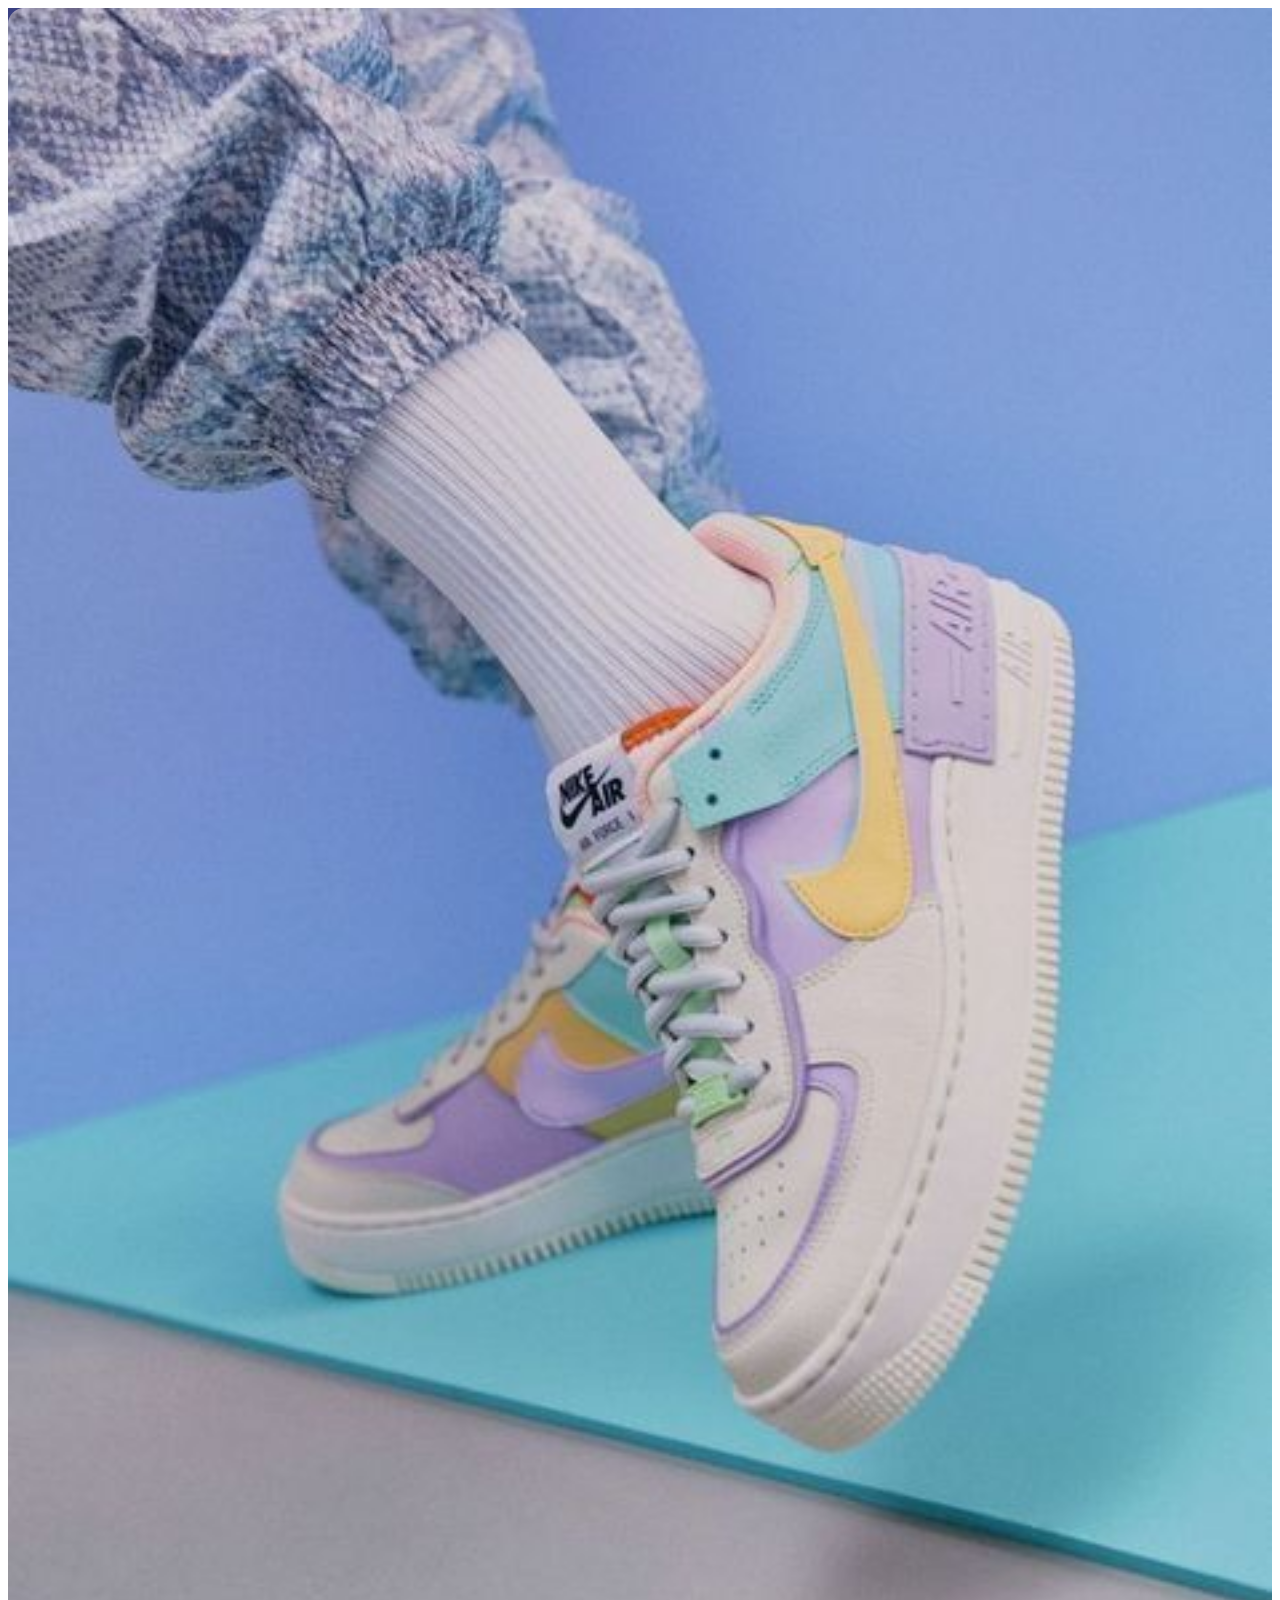
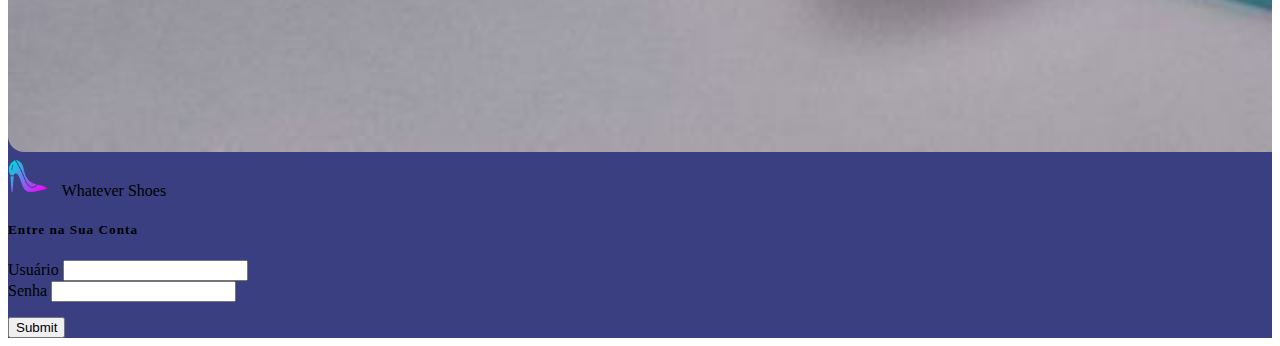
<file: index.html>
<!DOCTYPE html>
<html lang="en">

<head>
    <meta charset="UTF-8">
    <meta http-equiv="X-UA-Compatible" content="IE=edge">
    <meta name="viewport" content="width=device-width, initial-scale=1.0">
    <title>Whatever Shoes</title>
    <link href="https://cdn.jsdelivr.net/npm/bootstrap@5.3.0-alpha1/dist/css/bootstrap.min.css" rel="stylesheet"
        integrity="sha384-GLhlTQ8iRABdZLl6O3oVMWSktQOp6b7In1Zl3/Jr59b6EGGoI1aFkw7cmDA6j6gD" crossorigin="anonymous">
    <style>
        .col-md-6 img {
            width: 100%;
            height: 100%;
        }

        #logo {
            width: 40px;
            height: 40px;
            margin-right: 10px;

        }

        #msg_error {
            color: red;
            font-size: 15px;
        }

        .lnr-eye {
            top: 5px;
            right: 10px;
            cursor: pointer;
        }
    </style>
</head>

<body>

    <section class="vh-100" style="background-color: #393f81;">
        <div class="container py-5 h-100">
            <div class="row d-flex justify-content-center align-items-center h-100">
                <div class="col col-xl-10">
                    <div class="card" style="border-radius: 1rem;">
                        <div class="row g-0">
                            <div class="col-md-6 col-lg-5 d-none d-md-block">
                                <img src="images/transferir.jfif" alt="login form" class="img-fluid"
                                    style="border-radius: 1rem 0 0 1rem;" />
                            </div>
                            <div class="col-md-6 col-lg-7 d-flex align-items-center">
                                <div class="card-body p-4 p-lg-5 text-black">
                                    <div>
                                        <div class="d-flex align-items-center mb-3 pb-1">
                                            <img src="images/high-heels.png" alt="" id="logo">
                                            <span class="h1 fw-bold mb-0">Whatever Shoes</span>
                                        </div>
                                        <h5 class="fw-normal mb-3 pb-3" style="letter-spacing: 1px;">Entre na Sua Conta
                                        </h5>
                                        <div class="form-outline mb-4">
                                            <label class="form-label" for="data_user">Usuário</label>
                                            <input type="text" id="data_user" class="form-control form-control-lg" />
                                        </div>

                                        <div class="form-outline mb-4">
                                            <label class="form-label" for="data_pass">Senha</label>
                                            <input type="password" id="data_pass"
                                                class="form-control form-control-lg" />
                                        </div>
                                        <p id="msg_error"></p>
                                        <div class="pt-1 mb-4">
                                            <input id="submit" class="btn btn-dark btn-lg btn-block" type="submit"
                                                onclick="logar()"></input>
                                        </div>
                                    </div>
                                </div>
                            </div>
                        </div>
                    </div>
                </div>
            </div>
        </div>
        <script src="JS/main.js"></script>
</body>

</html>
</file>
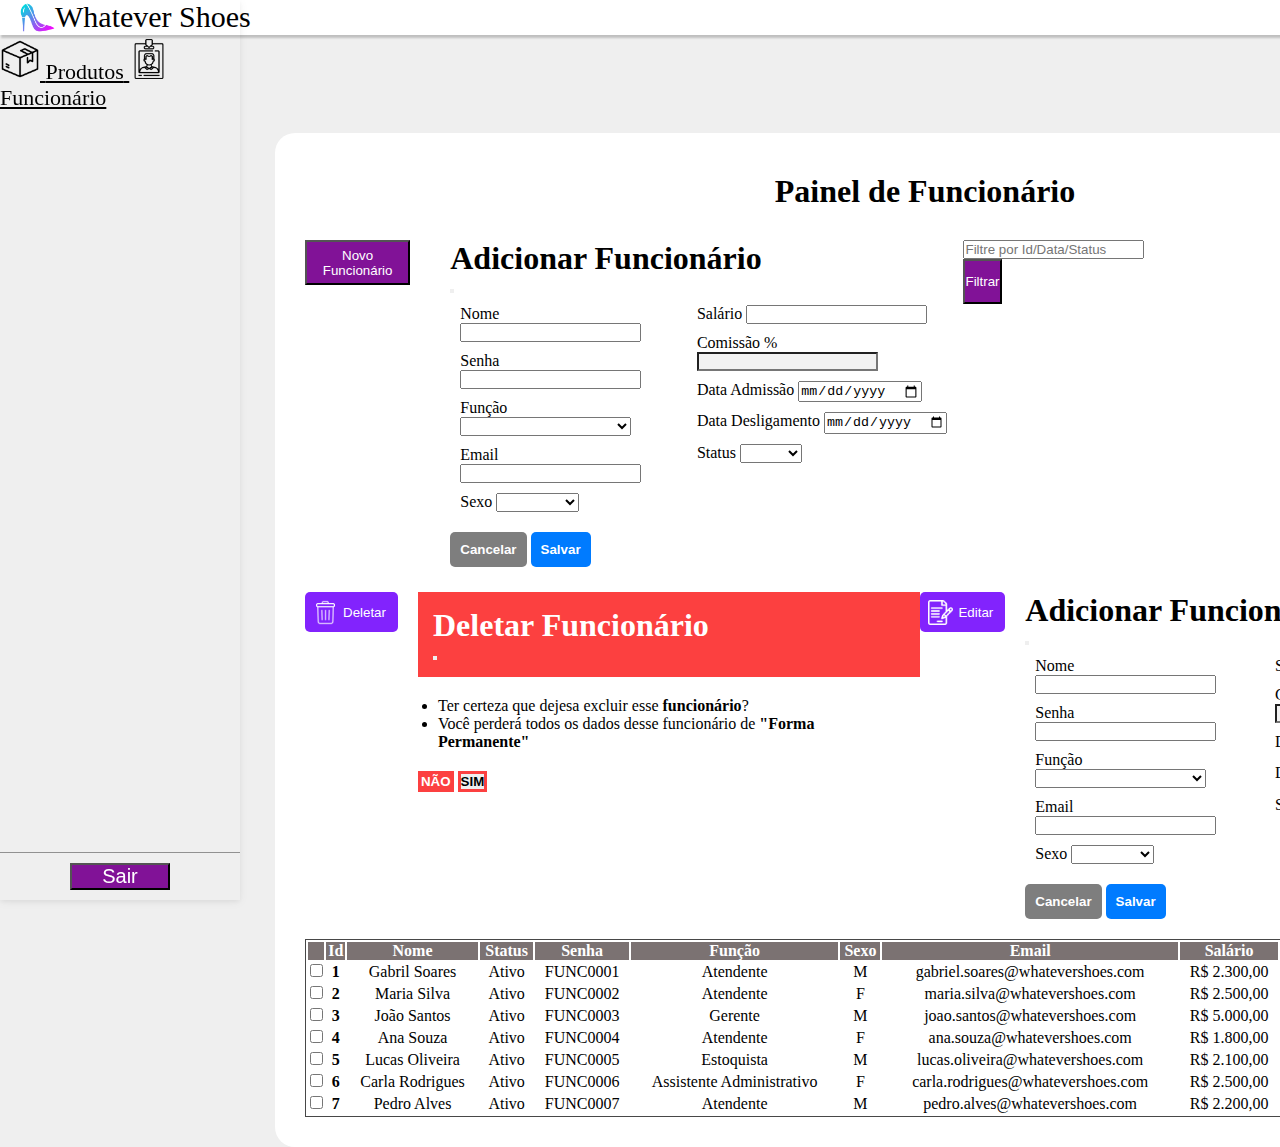
<file: HTML/funcionário.html>
<!DOCTYPE html>
<html lang="pt-br">

<head>
    <meta charset="UTF-8">
    <meta http-equiv="X-UA-Compatible" content="IE=edge">
    <meta name="viewport" content="width=device-width, initial-scale=1.0">
    <title>Funcionários</title>
    <link href="https://cdn.jsdelivr.net/npm/bootstrap@5.3.0-alpha1/dist/css/bootstrap.min.css" rel="stylesheet"
        integrity="sha384-GLhlTQ8iRABdZLl6O3oVMWSktQOp6b7In1Zl3/Jr59b6EGGoI1aFkw7cmDA6j6gD" crossorigin="anonymous">
    <link rel="stylesheet" href="../CSS/sidebar-navbar.css">
    <link rel="stylesheet" href="../CSS/painel.css">
    <link rel="stylesheet" href="../CSS/style_pattern.css">
    <link rel="stylesheet" href="../CSS/modals.css">
</head>

<body>

    <header>
        <nav id="sidebarMenu" class="collapse d-lg-block sidebar collapse bg-white">
            <div id="list-and-log-off" class="position-sticky">
                <div id="list_itens" class="list-group list-group-flush mt-4">

                    <a href="produtos.html" class="list-group-item list-group-item-action py-2 58 ">
                        <img src="../images/prods.png" alt="" height="40">
                        <i class="fas fa-chart-area fa-fw me-3"></i><span>Produtos</span>
                    </a>
                    <a href="funcionário.html" class="list-group-item list-group-item-action py-2 ripple">
                        <img src="../images/carteira-de-identidade.png  " alt="" height="40">
                        <i class="fas fa-chart-line fa-fw me-3"></i><span>Funcionário</span>
                    </a>
                </div>
                <div id="log_off" class="center_itens">
                    <a href="../index.html"><input class="btn" type="submit" value="Sair"></a>
                </div>
            </div>
        </nav>

        <nav id="main-navbar" class="navbar  navbar-light  fixed-top">
            <div class="change_navbar">
                <a class="navbar-brand" href="#">
                    <img src="../images/high-heels.png" height="35" alt="" />
                    <a id="link_null">Whatever Shoes</a>
                </a>
            </div>
        </nav>
    </header>

    <main style="margin-top: 98px;">
        <div id="tela_funcionario" class="content">
            <div class="title_main center_itens">
                <h1>Painel de Funcionário</h1>
            </div>
            <div class="form">
                <button class="button btn" type="submit" onclick="" data-toggle="modal" data-bs-toggle="modal"
                    data-bs-target="#create_func">Novo Funcionário</button>






                <div class="modal fade " id="create_func" tabindex="-1" aria-labelledby="exampleModalLabel"
                    aria-hidden="true">
                    <div class="modal-dialog">
                        <div class="modal-content">
                            <div class="modal-header modal-header-funcionario">
                                <h1 class="modal-title fs-5" id="exampleModalLabel">Adicionar Funcionário</h1>
                                <button type="button" class="btn-close" data-bs-dismiss="modal"
                                    aria-label="Close"></button>
                            </div>
                            <div class="modal-body modal-body-funcionario">
                                <form class="data_inputs">
                                    <div>
                                        <div class="form-group">
                                            <label for="formGroupExampleInput">Nome</label>
                                            <input type="search" class="form-control" id="formGroupExampleInput"
                                                placeholder="">
                                        </div>
                                        <div class="form-group">
                                            <label for="formGroupExampleInput3">Senha</label>
                                            <input type="text" class="form-control" id="formGroupExampleInput3"
                                                placeholder="">
                                        </div>
                                        <div class="form-group">
                                            <label for="função">Função</label>
                                            <select id="função" name="tamanho" class="form-control cria_função"
                                                onchange="adicionarComissao()">
                                                <option value="" selected disabled hidden></option>
                                                <option value="Atendente">Atendente</option>
                                                <option value="Caixa">Caixa</option>
                                                <option value="Gerente">Gerente</option>
                                                <option value="Assistente Administrativo">Assistente Administrativo
                                                </option>
                                                <option value="Estoquista">Estoquista</option>
                                            </select>
                                        </div>


                                        <div class="form-group">
                                            <label for="formGroupExampleInput9">Email</label>
                                            <input type="text" class="form-control" id="formGroupExampleInput9"
                                                placeholder="">
                                        </div>
                                        <div class="form-group">
                                            <label for="sexo">Sexo</label>
                                            <select id="sexo" name="sexo" class="form-control">
                                                <option value="" selected disabled hidden></option>
                                                <option value="Feminino">Feminino</option>
                                                <option value="Masculino">Masculino</option>

                                            </select>

                                        </div>
                                    </div>
                                    <div>

                                        <div class="form-group">
                                            <label for="formGroupExampleInpu6">Salário</label>
                                            <input type="text" class="form-control" id="formGroupExampleInpu6"
                                                placeholder="">
                                        </div>
                                        <div class="form-group">
                                            <label for="input_comissão">Comissão %</label>
                                            <input type="text" class="form-control input_comissão" id="input_comissão"
                                                placeholder="" readonly>
                                        </div>
                                        <div class="form-group">
                                            <label for="formGroupExampleInput8">Data Admissão</label>
                                            <input type="date" class="form-control" id="formGroupExampleInput8"
                                                placeholder="">
                                        </div>
                                        <div class="form-group">
                                            <label for="formGroupExampleInput9">Data Desligamento</label>
                                            <input type="date" class="form-control" id="formGroupExampleInput9"
                                                placeholder="">
                                        </div>
                                        <div class="form-group">
                                            <label for="Status">Status</label>
                                            <select id="sexo" name="sexo" class="form-control">
                                                <option value="" selected disabled hidden></option>
                                                <option value="Feminino">Inativo</option>
                                                <option value="Masculino">Ativo</option>
                                            </select>
                                        </div>
                                    </div>
                                </form>
                            </div>
                            <div class="modal-footer">
                                <button type="button" class="close-modal-venda btn-pattern " data-bs-dismiss="modal">
                                    <strong>Cancelar</strong></button>
                                <button type="button" class="save-modal-venda btn-pattern "> <strong>
                                        Salvar</strong></button>

                            </div>
                        </div>
                    </div>
                </div>









                <div class="search input-group mb-3">
                    <input type="text" class="form-control" placeholder="Filtre por Id/Data/Status"
                        aria-label="Recipient's username" aria-describedby="basic-addon2">
                    <div class="input-group-append">
                        <button class="filter-btn btn" type="button">Filtrar</button>
                    </div>
                </div>
            </div>

            <div class="functionalities">
                <button type="button" data-toggle="modal" data-bs-toggle="modal" data-bs-target="#exampleModal"
                    class="btn-func" id="btn_delete"> <img class="img_btn" src="../../images/lixeira-de-reciclagem.png"
                        alt="">

                    Deletar
                </button>
                <div class="modal fade " id="exampleModal" tabindex="-1" aria-labelledby="exampleModalLabel"
                    aria-hidden="true">
                    <div class="modal-dialog">
                        <div class="modal-content">
                            <div class="modal-header header-del-modal">
                                <h1 class="modal-title fs-5" id="exampleModalLabel">Deletar Funcionário</h1>
                                <button type="button" class="btn-close" data-bs-dismiss="modal"
                                    aria-label="Close"></button>
                            </div>
                            <div class="modal-body body-del-modal">
                                <ul>
                                    <li>Ter certeza que dejesa excluir esse <strong>funcionário</strong>?</li>
                                    <li>Você perderá todos os dados desse funcionário de <strong>"Forma
                                            Permanente"</strong></li>

                                </ul>
                            </div>
                            <div class="modal-footer">
                                <button type="button" class="btn " id="btn_not" data-bs-dismiss="modal"> <strong>
                                        NÃO</strong></button>
                                <button type="button" class="btn " id="btn_yes"> <strong> SIM</strong></button>


                            </div>
                        </div>
                    </div>
                </div>



                </button>
                <button class="btn-func" id="" data-toggle="modal" data-bs-toggle="modal" data-bs-target="#edit_func">
                    <img class="img_btn " src="../../images/contrato.png" alt="">

                    Editar
                </button>
                <div class="modal fade " id="edit_func" tabindex="-1" aria-labelledby="exampleModalLabel"
                    aria-hidden="true">
                    <div class="modal-dialog">
                        <div class="modal-content">
                            <div class="modal-header modal-header-funcionario">
                                <h1 class="modal-title fs-5" id="exampleModalLabel">Adicionar Funcionário</h1>
                                <button type="button" class="btn-close" data-bs-dismiss="modal"
                                    aria-label="Close"></button>
                            </div>
                            <div class="modal-body modal-body-funcionario">
                                <form class="data_inputs">
                                    <div>
                                        <div class="form-group">
                                            <label for="formGroupExampleInput">Nome</label>
                                            <input type="search" class="form-control" id="formGroupExampleInput"
                                                placeholder="">
                                        </div>
                                        <div class="form-group">
                                            <label for="formGroupExampleInput3">Senha</label>
                                            <input type="text" class="form-control" id="formGroupExampleInput3"
                                                placeholder="">
                                        </div>
                                        <div class="form-group">
                                            <label for="função">Função</label>
                                            <select id="função_2" name="tamanho" class="form-control cria_função"
                                                onchange="editarComissao()">
                                                <option value="" selected disabled hidden></option>
                                                <option value="Atendente">Atendente</option>
                                                <option value="Caixa">Caixa</option>
                                                <option value="Gerente">Gerente</option>
                                                <option value="Assistente Administrativo">Assistente Administrativo
                                                </option>
                                                <option value="Estoquista">Estoquista</option>
                                            </select>
                                        </div>
                                        <div class="form-group">
                                            <label for="formGroupExampleInput9">Email</label>
                                            <input type="text" class="form-control" id="formGroupExampleInput9"
                                                placeholder="">
                                        </div>
                                        <div class="form-group">
                                            <label for="sexo">Sexo</label>
                                            <select id="sexo" name="sexo" class="form-control">
                                                <option value="" selected disabled hidden></option>
                                                <option value="Feminino">Feminino</option>
                                                <option value="Masculino">Masculino</option>
                                            </select>
                                        </div>
                                    </div>
                                    <div>
                                        <div class="form-group">
                                            <label for="formGroupExampleInpu6">Salário</label>
                                            <input type="text" class="form-control" id="formGroupExampleInpu6"
                                                placeholder="">
                                        </div>
                                        <div class="form-group">
                                            <label for="input_comissão_2">Comissão %</label>
                                            <input type="text" class="form-control input_comissão" id="input_comissão_2"
                                                placeholder="" readonly>
                                        </div>
                                        <div class="form-group">
                                            <label for="formGroupExampleInput8">Data Admissão</label>
                                            <input type="date" class="form-control" id="formGroupExampleInput8"
                                                placeholder="">
                                        </div>
                                        <div class="form-group">
                                            <label for="formGroupExampleInput9">Data Desligamento</label>
                                            <input type="date" class="form-control" id="formGroupExampleInput9"
                                                placeholder="">
                                        </div>
                                        <div class="form-group">
                                            <label for="Status">Status</label>
                                            <select id="sexo" name="sexo" class="form-control">
                                                <option value="" selected disabled hidden></option>
                                                <option value="Feminino">Inativo</option>
                                                <option value="Masculino">Ativo</option>
                                            </select>
                                        </div>
                                    </div>
                                </form>
                            </div>
                            <div class="modal-footer">
                                <button type="button" class="close-modal-venda btn-pattern " data-bs-dismiss="modal">
                                    <strong>Cancelar</strong></button>
                                <button type="button" class="save-modal-venda btn-pattern "> <strong>
                                        Salvar</strong></button>

                            </div>
                        </div>
                    </div>
                </div>
            </div>

            <table class="table">
                <thead class="col">
                    <tr class="header center_itens">
                        <th id="th_1" scope="col"></th>
                        <th id="th_2" scope="col">Id</th>
                        <th id="th_3" scope="col">Nome</th>
                        <th id="th_4" scope="col">Status</th>
                        <th id="th_5" scope="col">Senha</th>
                        <th id="th_6" scope="col">Função</th>
                        <th id="th_7" scope="col">Sexo</th>
                        <th id="th_8" scope="col">Email</th>
                        <th id="th_9" scope="col">Salário</th>
                        <th id="th_10" scope="col">Comissão</th>
                        <th id="th_11" scope="col">Dt_Admi.</th>
                        <th id="th_12" scope="col">Dt_Demis.</th>
                    </tr>
                </thead>

                <tbody class="body-table center_itens">
                </tbody>
        </div>
    </main>
    <script src="https://cdn.jsdelivr.net/npm/@popperjs/core@2.11.6/dist/umd/popper.min.js"
        integrity="sha384-oBqDVmMz9ATKxIep9tiCxS/Z9fNfEXiDAYTujMAeBAsjFuCZSmKbSSUnQlmh/jp3"
        crossorigin="anonymous"></script>
    <script src="https://cdn.jsdelivr.net/npm/bootstrap@5.3.0-alpha2/dist/js/bootstrap.min.js"
        integrity="sha384-heAjqF+bCxXpCWLa6Zhcp4fu20XoNIA98ecBC1YkdXhszjoejr5y9Q77hIrv8R9i"
        crossorigin="anonymous"></script>
    <script src="../JS/funcionario.js"> </script>

</body>

</html>
</file>
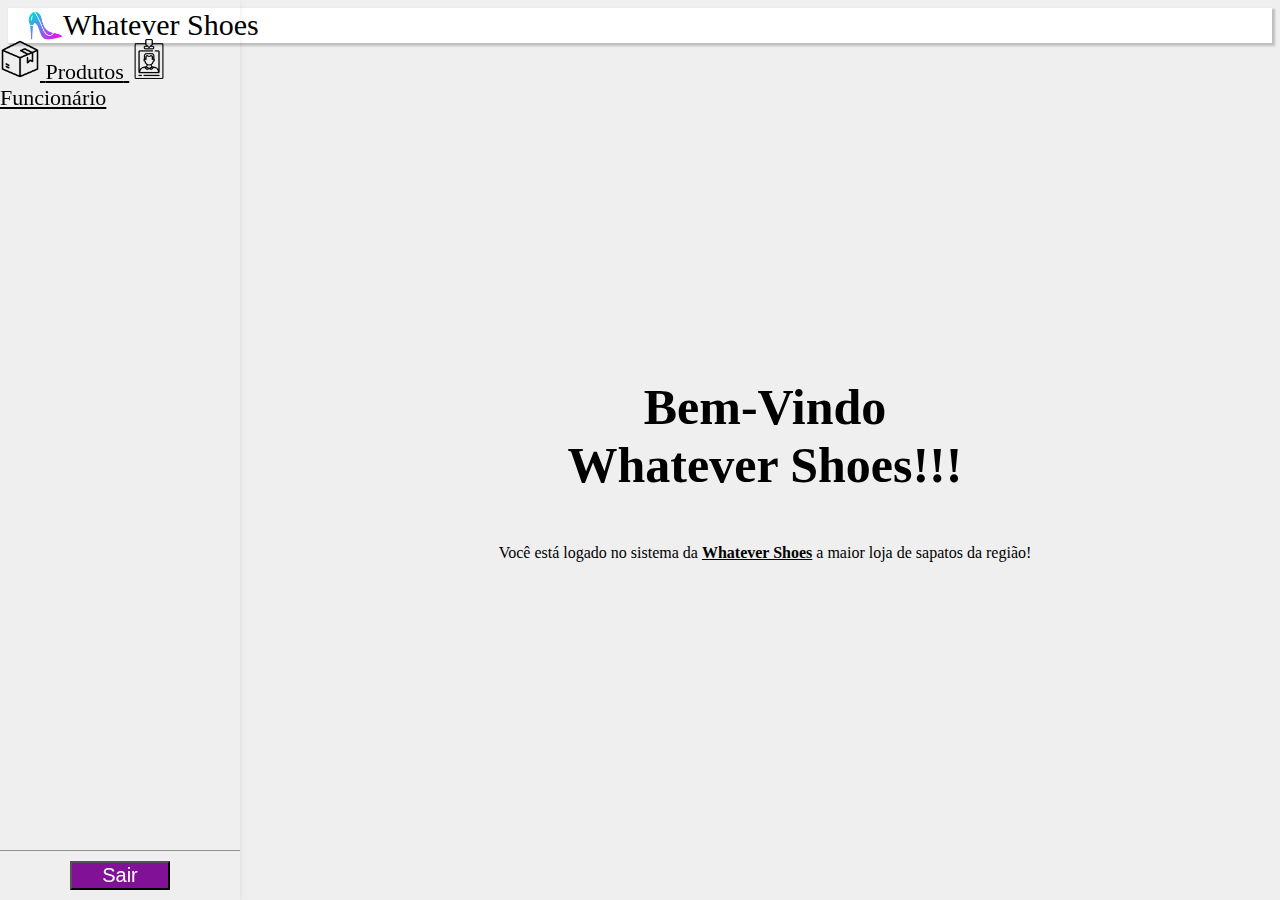
<file: HTML/home.html>
<!DOCTYPE html>
<html lang="pt-br">

<head>
    <meta charset="UTF-8">
    <meta http-equiv="X-UA-Compatible" content="IE=edge">
    <meta name="viewport" content="width=device-width, initial-scale=1.0">
    <title>Menu</title>
    <link href="https://cdn.jsdelivr.net/npm/bootstrap@5.3.0-alpha1/dist/css/bootstrap.min.css" rel="stylesheet"
        integrity="sha384-GLhlTQ8iRABdZLl6O3oVMWSktQOp6b7In1Zl3/Jr59b6EGGoI1aFkw7cmDA6j6gD" crossorigin="anonymous">
    <link rel="stylesheet" href="../CSS/sidebar-navbar.css">
    <link rel="stylesheet" href="../CSS/home.css">
    <link rel="stylesheet" href="../CSS/style_pattern.css">
</head>

<body>
    <header>
        <nav id="sidebarMenu" class="collapse d-lg-block sidebar collapse bg-white">
            <div id="list-and-log-off" class="position-sticky">
                <div id="list_itens" class="list-group list-group-flush mt-4">
                    <a href="produtos.html" class="list-group-item list-group-item-action py-2 58 IMGTESTE ">
                        <img src="../images/prods.png" alt="" height="40">
                        <i class="fas fa-chart-area fa-fw me-3"></i><span>Produtos</span>
                    </a>
                    <a href="funcionário.html" class="list-group-item list-group-item-action py-2 ripple IMGTESTE">
                        <img src="../images/carteira-de-identidade.png  " alt="" height="40">
                        <i class="fas fa-chart-line fa-fw me-3"></i><span>Funcionário</span>
                    </a>
                </div>
                <div id="log_off" class="center_itens">
                    <a href="../index.html"><input class="btn" type="submit" value="Sair"></a>
                </div>
            </div>
        </nav>
        <nav id="main-navbar" class="navbar  navbar-light  fixed-top">
            <div class="change_navbar">
                <a class="navbar-brand" href="#">
                    <img src="../images/high-heels.png" height="35" alt="" />
                    <a id="link_null">Whatever Shoes</a>
                </a>
            </div>
        </nav>
    </header>
    <main>
        <div class="container  middle_of_content center_itens">
            <h1>Bem-Vindo <br> Whatever Shoes!!!</h1>
            <p>Você está logado no sistema da <ins><strong>Whatever Shoes</strong></ins> a maior loja de sapatos da
                região! </p>
        </div>
    </main>

    <script src="https://cdn.jsdelivr.net/npm/@popperjs/core@2.11.6/dist/umd/popper.min.js"
        integrity="sha384-oBqDVmMz9ATKxIep9tiCxS/Z9fNfEXiDAYTujMAeBAsjFuCZSmKbSSUnQlmh/jp3"
        crossorigin="anonymous"></script>
    <script src="https://cdn.jsdelivr.net/npm/bootstrap@5.3.0-alpha2/dist/js/bootstrap.min.js"
        integrity="sha384-heAjqF+bCxXpCWLa6Zhcp4fu20XoNIA98ecBC1YkdXhszjoejr5y9Q77hIrv8R9i"
        crossorigin="anonymous"></script>
</body>

</html>
</file>
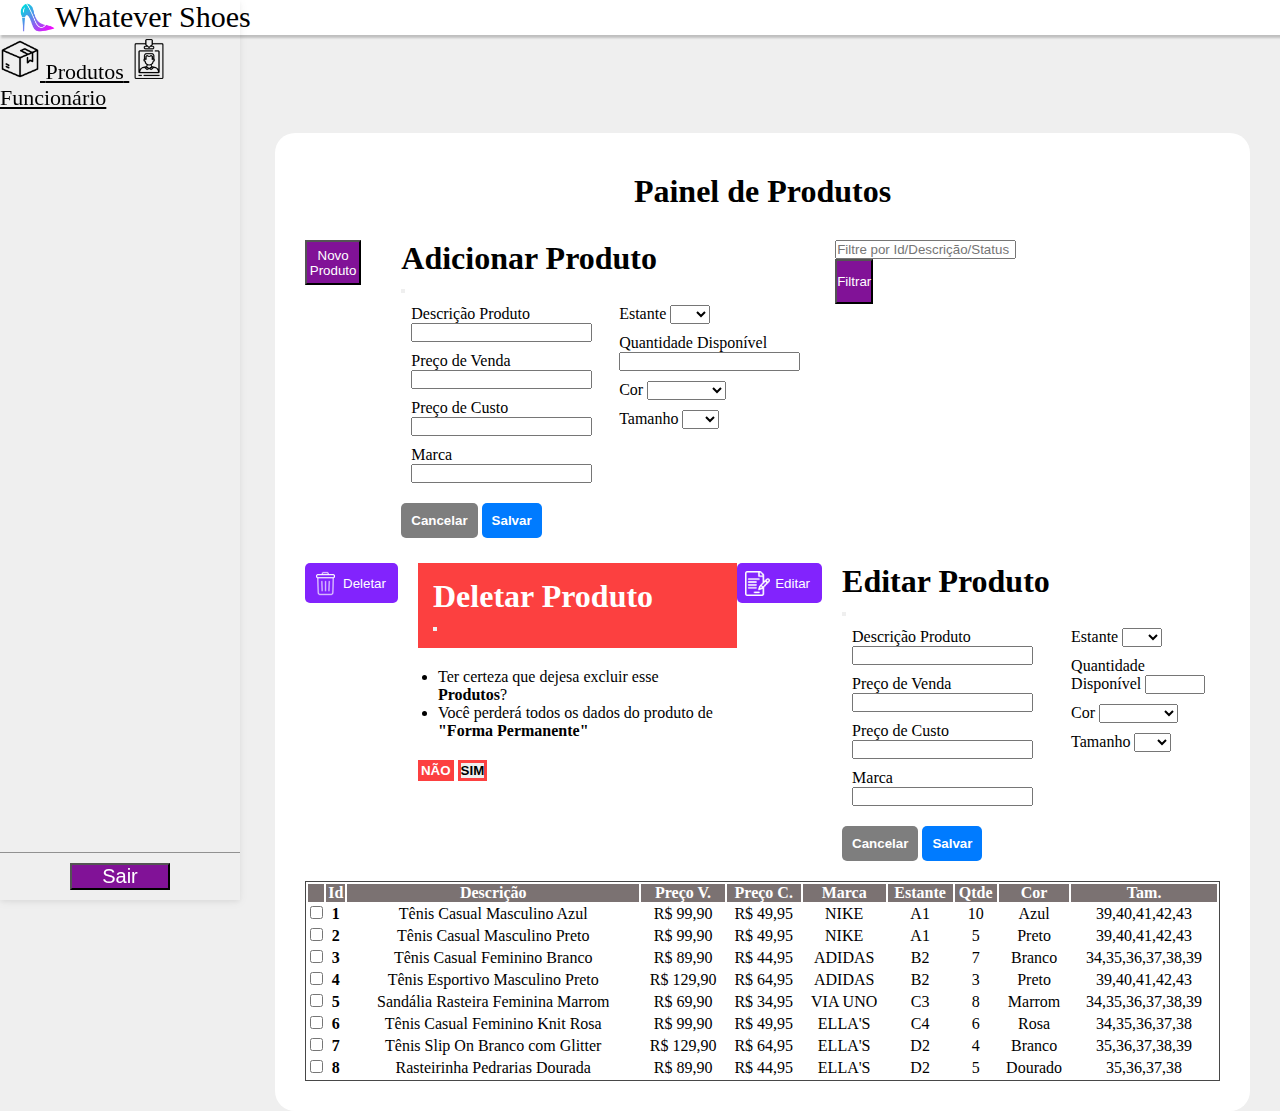
<file: HTML/produtos.html>
<!DOCTYPE html>
<html lang="pt-br">

<head>
    <meta charset="UTF-8">
    <meta http-equiv="X-UA-Compatible" content="IE=edge">
    <meta name="viewport" content="width=device-width, initial-scale=1.0">
    <title>Produtos</title>
    <link href="https://cdn.jsdelivr.net/npm/bootstrap@5.3.0-alpha1/dist/css/bootstrap.min.css" rel="stylesheet"
        integrity="sha384-GLhlTQ8iRABdZLl6O3oVMWSktQOp6b7In1Zl3/Jr59b6EGGoI1aFkw7cmDA6j6gD" crossorigin="anonymous">
    <link rel="stylesheet" href="../CSS/sidebar-navbar.css">
    <link rel="stylesheet" href="../CSS/painel.css">
    <link rel="stylesheet" href="../CSS/style_pattern.css">
    <link rel="stylesheet" href="../CSS/modals.css">

</head>

<body>
    <header>
        <!-- Sidebar -->
        <nav id="sidebarMenu" class="collapse d-lg-block sidebar collapse bg-white">
            <div id="list-and-log-off" class="position-sticky">
                <div id="list_itens" class="list-group list-group-flush mt-4">
                    <!-- Lista das Funcionalidade-->

                    <a href="produtos.html" class="list-group-item list-group-item-action py-2 58 ">
                        <img src="../images/prods.png" alt="" height="40">
                        <i class="fas fa-chart-area fa-fw me-3"></i><span>Produtos</span>
                    </a>
                    <a href="funcionário.html" class="list-group-item list-group-item-action py-2 ripple">
                        <img src="../images/carteira-de-identidade.png  " alt="" height="40">
                        <i class="fas fa-chart-line fa-fw me-3"></i><span>Funcionário</span>
                    </a>
                </div>
                <div id="log_off" class="center_itens">
                    <a href="../index.html"><input class="btn" type="submit" value="Sair"></a>
                </div>
            </div>
        </nav>

        <!-- Navbar -->
        <nav id="main-navbar" class="navbar  navbar-light  fixed-top">
            <div class="change_navbar">
                <!-- Logo/Nome da Loja -->
                <a class="navbar-brand" href="#">
                    <img src="../images/high-heels.png" height="35" alt="" />
                    <a id="link_null">Whatever Shoes</a>
                </a>
            </div>
        </nav>
    </header>
    <main style="margin-top: 98px;">
        <div class="content">
            <div class="title_main center_itens">
                <h1>Painel de Produtos</h1>
            </div>
            <div class="form">
                <button class="button btn" type="submit" data-toggle="modal" data-bs-toggle="modal"
                    data-bs-target="#create_produto" onclick="">Novo Produto</button>
                <div class="modal fade" id="create_produto" tabindex="-1" aria-labelledby="exampleModalLabel"
                    aria-hidden="true">
                    <div class="modal-dialog">
                        <div class="modal-content">
                            <div class="modal-header modal-header-produto">
                                <h1 class="modal-title fs-5" id="exampleModalLabel">Adicionar Produto</h1>
                                <button type="button" class="btn-close" data-bs-dismiss="modal"
                                    aria-label="Close"></button>
                            </div>
                            <div class="modal-body modal-body-produto">
                                <div class="data_inputs">
                                    <div>
                                        <div class="form-group">
                                            <label for="formGroupExampleInput">Descrição Produto</label>
                                            <input type="text" class="form-control" id="formGroupExampleInput"
                                                placeholder="" maxlength="100">
                                        </div>
                                        <div class="form-group">
                                            <label for="formGroupExampleInput2">Preço de Venda</label>
                                            <input type="text" class="form-control" id="formGroupExampleInput2"
                                                placeholder="">
                                        </div>
                                        <div class="form-group">
                                            <label for="formGroupExampleInput3">Preço de Custo</label>
                                            <input type="text" class="form-control" id="formGroupExampleInput3"
                                                placeholder="">
                                        </div>
                                        <div class="form-group">
                                            <label for="formGroupExampleInput4">Marca</label>
                                            <input type="text" class="form-control" id="formGroupExampleInput4"
                                                placeholder="">
                                        </div>
                                    </div>
                                    <div>
                                        <div class="form-group">
                                            <label for="estante">Estante</label>
                                            <select id="estante" name="estante[]" class="form-control">
                                                <option value="" selected disabled hidden></option>
                                                <option value="A1">A1</option>
                                                <option value="A2">A2</option>
                                                <option value="A3">A3</option>
                                                <option value="A4">A4</option>
                                                <option value="A5">A5</option>
                                                <option value="B1">B1</option>
                                                <option value="B2">B2</option>
                                                <option value="B3">B3</option>
                                                <option value="B4">B4</option>
                                                <option value="B5">B5</option>
                                                <option value="C1">C1</option>
                                                <option value="C2">C2</option>
                                                <option value="C3">C3</option>
                                                <option value="C4">C4</option>
                                                <option value="C5">C5</option>
                                            </select>
                                        </div>
                                        <div class="form-group">
                                            <label for="formGroupExampleInput5">Quantidade Disponível</label>
                                            <input type="text" class="form-control" id="formGroupExampleInput6"
                                                placeholder="">
                                        </div>
                                        <div class="form-group">
                                            <label for="cor">Cor</label>
                                            <select id="cores1" name="cores[]" class="form-control">
                                                <option value="" selected disabled hidden></option>
                                                <option value="azul">Azul</option>
                                                <option value="verde">Verde</option>
                                                <option value="vermelho">Vermelho</option>
                                            </select>
                                        </div>
                                        <div class="form-group">
                                            <label for="tamanho">Tamanho</label>
                                            <select id="tamanho" name="tamanho" class="form-control">
                                                <option value="" selected disabled hidden></option>
                                                <option value="35">35</option>
                                                <option value="36">36</option>
                                                <option value="37">37</option>
                                                <option value="38">38</option>
                                                <option value="39">39</option>
                                                <option value="40">40</option>
                                            </select>
                                        </div>
                                    </div>
                                </div>
                            </div>
                            <div class="modal-footer">
                                <button type="button" class="close-modal-venda btn-pattern " data-bs-dismiss="modal">
                                    <strong>Cancelar</strong></button>
                                <button type="button" class="save-modal-venda btn-pattern "> <strong>
                                        Salvar</strong></button>
                            </div>
                        </div>
                    </div>
                </div>

                <div class="search input-group mb-3">
                    <input type="text" class="form-control" placeholder="Filtre por Id/Descrição/Status"
                        aria-label="Recipient's username" aria-describedby="basic-addon2">
                    <div class="input-group-append">
                        <button class="filter-btn btn" type="button" onclick="lista_produtos()">Filtrar</button>
                    </div>
                </div>
            </div>

            <div class="functionalities">
                <button type="button" data-toggle="modal" data-bs-toggle="modal" data-bs-target="#del-produto"
                    class="btn-func" id="btn_delete"> <img class="img_btn" src="../../images/lixeira-de-reciclagem.png"
                        alt="">

                    Deletar
                </button>
                <div class="modal fade " id="del-produto" tabindex="-1" aria-labelledby="exampleModalLabel"
                    aria-hidden="true">
                    <div class="modal-dialog">
                        <div class="modal-content">
                            <div class="modal-header header-del-modal">
                                <h1 class="modal-title fs-5" id="exampleModalLabel">Deletar Produto</h1>
                                <button type="button" class="btn-close" data-bs-dismiss="modal"
                                    aria-label="Close"></button>
                            </div>
                            <div class="modal-body body-del-modal">
                                <ul>
                                    <li>Ter certeza que dejesa excluir esse <strong>Produtos</strong>? </li>
                                    <li>Você perderá todos os dados do produto de <strong>"Forma Permanente"</strong>
                                    </li>
                                </ul>
                            </div>
                            <div class="modal-footer">
                                <button type="button" class="btn " id="btn_not" data-bs-dismiss="modal"> <strong>
                                        NÃO</strong></button>
                                <button type="button" class="btn " id="btn_yes"> <strong> SIM</strong></button>
                            </div>
                        </div>
                    </div>
                </div>
                </button>
                <button class="btn-func" id="" data-toggle="modal" data-bs-toggle="modal"
                    data-bs-target="#edit_produto"> <img class="img_btn " src="../../images/contrato.png" alt="">

                    Editar
                </button>
                <div class="modal fade" id="edit_produto" tabindex="-1" aria-labelledby="exampleModalLabel"
                    aria-hidden="true">
                    <div class="modal-dialog">
                        <div class="modal-content">
                            <div class="modal-header modal-header-produto">
                                <h1 class="modal-title fs-5" id="exampleModalLabel">Editar Produto</h1>
                                <button type="button" class="btn-close" data-bs-dismiss="modal"
                                    aria-label="Close"></button>
                            </div>
                            <div class="modal-body modal-body-produto">
                                <div class="data_inputs">
                                    <div>
                                        <div class="form-group">
                                            <label for="formGroupExampleInput8">Descrição Produto</label>
                                            <input type="text" class="form-control" id="formGroupExampleInput8"
                                                placeholder="" maxlength="100">
                                        </div>
                                        <div class="form-group">
                                            <label for="formGroupExampleInput9">Preço de Venda</label>
                                            <input type="text" class="form-control" id="formGroupExampleInput9"
                                                placeholder="">
                                        </div>
                                        <div class="form-group">
                                            <label for="formGroupExampleInpu10">Preço de Custo</label>
                                            <input type="text" class="form-control" id="formGroupExampleInpu10"
                                                placeholder="">
                                        </div>
                                        <div class="form-group">
                                            <label for="formGroupExampleInput11">Marca</label>
                                            <input type="text" class="form-control" id="formGroupExampleInput11"
                                                placeholder="">
                                        </div>
                                    </div>
                                    <div>
                                        <div class="form-group">
                                            <label for="estante2">Estante</label>
                                            <select id="estante2" name="estante[]" class="form-control">
                                                <option value="" selected disabled hidden></option>
                                                <option value="A1">A1</option>
                                                <option value="A2">A2</option>
                                                <option value="A3">A3</option>
                                                <option value="A4">A4</option>
                                                <option value="A5">A5</option>
                                                <option value="B1">B1</option>
                                                <option value="B2">B2</option>
                                                <option value="B3">B3</option>
                                                <option value="B4">B4</option>
                                                <option value="B5">B5</option>
                                                <option value="C1">C1</option>
                                                <option value="C2">C2</option>
                                                <option value="C3">C3</option>
                                                <option value="C4">C4</option>
                                                <option value="C5">C5</option>
                                            </select>
                                        </div>
                                        <div class="form-group">
                                            <label for="formGroupExampleInput13">Quantidade Disponível</label>
                                            <input type="number" class="form-control" id="formGroupExampleInput13"
                                                placeholder="" min="0" max="999">
                                        </div>
                                        <div class="form-group">
                                            <label for="cores2">Cor</label>
                                            <select id="cores2" name="cores[]" class="form-control">
                                                <option value="" selected disabled hidden></option>
                                                <option value="azul">Azul</option>
                                                <option value="verde">Verde</option>
                                                <option value="vermelho">Vermelho</option>
                                            </select>
                                        </div>
                                        <div class="form-group">
                                            <label for="tamanho2">Tamanho</label>
                                            <select id="tamanho2" name="tamanho" class="form-control">
                                                <option value="" selected disabled hidden></option>
                                                <option value="35">35</option>
                                                <option value="36">36</option>
                                                <option value="37">37</option>
                                                <option value="38">38</option>
                                                <option value="39">39</option>
                                                <option value="40">40</option>
                                            </select>
                                        </div>
                                    </div>
                                </div>
                            </div>
                            <div class="modal-footer">
                                <button type="button" class="close-modal-venda btn-pattern " data-bs-dismiss="modal">
                                    <strong>Cancelar</strong></button>
                                <button type="button" class="save-modal-venda btn-pattern "> <strong>
                                        Salvar</strong></button>
                            </div>
                        </div>
                    </div>
                </div>
            </div>
            <table class="table">
                <thead class="col">
                    <tr class="header center_itens">
                        <th id="th_1" scope="col"></th>
                        <th id="th_2" scope="col">Id</th>
                        <th id="th_3" scope="col">Descrição</th>
                        <th id="th_4" scope="col">Preço V.</th>
                        <th id="th_5" scope="col">Preço C.</th>
                        <th id="th_6" scope="col">Marca</th>
                        <th id="th_7" scope="col">Estante</th>
                        <th id="th_8" scope="col">Qtde</th>
                        <th id="th_9" scope="col">Cor</th>
                        <th id="th_10" scope="col">Tam.</th>
                    </tr>
                </thead>

                <tbody class="body-table center_itens">
                </tbody>
        </div>
    </main>
    <script src="https://cdn.jsdelivr.net/npm/@popperjs/core@2.11.6/dist/umd/popper.min.js"
        integrity="sha384-oBqDVmMz9ATKxIep9tiCxS/Z9fNfEXiDAYTujMAeBAsjFuCZSmKbSSUnQlmh/jp3"
        crossorigin="anonymous"></script>
    <script src="https://cdn.jsdelivr.net/npm/bootstrap@5.3.0-alpha2/dist/js/bootstrap.min.js"
        integrity="sha384-heAjqF+bCxXpCWLa6Zhcp4fu20XoNIA98ecBC1YkdXhszjoejr5y9Q77hIrv8R9i"
        crossorigin="anonymous"></script>
    <script src="../JS/produto.js"></script>
</body>

</html>
</file>
<file: CSS/sidebar-navbar.css>
body {
  background-color: #efefef;
}

/* ----------------------------------------------- */
.sidebar {
  position: fixed;
  top: 0;
  bottom: 0;
  left: 0;
  padding: 39px 0 0;
  box-shadow: 0 2px 5px 0 rgb(0 0 0 / 5%), 0 2px 10px 0 rgb(0 0 0 / 5%);
  width: 240px;
  z-index: 600;
}

.sidebar-sticky {
  position: relative;
  top: 0;
  height: calc(100vh - 48px);
  padding-top: 0.5rem;
  overflow-x: hidden;
  overflow-y: auto;
}

/* ----------------------------------------------- */

#list-and-log-off {
  display: flex;
  flex-direction: column;
  justify-content: space-between;
  height: 100%;
}

#list_itens a {
  font-size: 22px;
  color: #000000;
}

#list_itens a:hover {
  background-color: rgb(138, 27, 160);
  color: #ffffff;
  font-size: 23px;
}

#list_itens a>img:hover {
  filter: invert(100%);
}

#log_off {
  padding: 10px;
  border-top: 1px solid rgb(145, 145, 145);
}

#log_off input {
  font-size: 20px;
  background-color: rgb(129, 18, 151);
  width: 100px;
  color: #ffffff;
}

#log_off input:hover {
  background-color: rgb(155, 98, 167);
}

/* ----------------------------------------------- */

.navbar-brand {
  display: flex;
  align-items: center;
}

#main-navbar {
  display: flex;
  flex-direction: row;
  flex-wrap: nowrap;
  justify-content: space-between;
  box-shadow: 2px 2px 2px 1px rgba(0, 0, 0, 0.2);
  background-color: rgb(255, 255, 255);
}

.change_navbar {
  display: flex;
  flex-wrap: nowrap;
}

.navbar-brand {
  padding-left: 20px;
}

/* ----------------------------------------------- */

#link_null {
  text-decoration: none;
  color: black;
  font-size: 30px;
  font-weight: 400;
}
</file>
<file: CSS/painel.css>
* {
  padding: 0;
  margin: 0;
  box-sizing: border-box;
}

main {
  padding-right: 30px;
  padding-left: 275px;
}

.content {
  background-color: white;
  border-radius: 20px;
  padding: 30px;
}

#tela_funcionario {
  width: 1300px;
}

/* -------------------------------------- */

.form {
  display: flex;
  padding-bottom: 25px;
}

.title_main {
  padding: 10px;
  padding-bottom: 30px;
}

.button {
  height: 45px;
  margin-right: 40px;
  background-color: rgb(129, 18, 151);
  color: white;
}

.btn:hover {
  color: white;
  background-color: rgb(155, 98, 167);
}

.search {
  width: 600px;
  height: 45px;
}

.filter-btn {
  background-color: rgb(129, 18, 151);
  color: white;
  border-bottom-left-radius: 0px;
  border-top-left-radius: 0px;
  height: 45px;
}

.title_central {
  font-size: 40px;
}

/* -------------------------------------- */

.functionalities {
  display: flex;
  margin-bottom: 20px;
}

.btn-func {
  border-radius: 5px;
  border: 0px;
  background-color: rgb(130, 35, 253);
  color: white;
  padding: 4px;
  align-items: center;
  text-align: center;
  display: flex;
  padding-right: 12px;
  padding-left: 8px;
  margin-right: 20px;
  height: 40px;
}

#btn_delete:hover {
  background-color: rgb(255, 44, 44);
}

/* -------------------------------------- */

.table {
  width: 100%;
  border: 1px solid rgb(71, 71, 71);  
}

.header {
  background-color: rgb(123, 114, 114);
  color: white;
  border: 2px solid rgb(62, 59, 59);
  border-right: 0px;
  border-left: 0px;
  height: 15px;
}

.header >th {
  padding: 0;
}

.body-table {
  background-color: rgb(255, 255, 255);
}

.line_table {
  border-bottom: 1px solid rgb(134, 134, 134);
  height: 20px;
}

tbody tr:hover {
  background-color: #e0e0e0;
}

.img_btn {
  filter: invert(100%);
  height: 25px;
  padding: 0px;
  padding-right: 5px;
}

/* -------------------------------------- */
</file>
<file: CSS/style_pattern.css>
/* Botão Padrão */
.btn-pattern {
    border-radius: 5px;
    border: 0px;
    padding: 5px;
    color: white;
    background-color: rgb(2, 77, 146);
}

/* Alinhar itens/Textos no Centro do Bloco */
.center_itens {
    text-align: center;
    align-items: center;
}

/* Alinhar itens/Textos no Meio do Bloco */
.middle_of_content {
    display: flex;
    justify-content: center;
    align-items: center;
}
</file>
<file: CSS/modals.css>
/* DELETE: FUNCIONÁRIO, PRODUTO E VENDA  */
.header-del-modal {
    background-color: rgb(252, 64, 64);
    color: white;
    padding: 15px;
}

.body-del-modal {
    padding: 0px;
    padding-left: 15px;
    padding-right: 15px;
    padding: 20px;
}

#btn_not {
    background-color: rgb(252, 64, 64);
    color: white;
    border: 3px solid rgb(252, 64, 64);
}

#btn_yes {
    color: black;
    border: 3px solid rgb(252, 64, 64);
}

#btn_yes:hover {
    color: rgb(252, 64, 64);
    border: 3px solid rgb(252, 64, 64);
    background-color: rgb(255, 208, 208);
}

/* CRIAR/EDITAR VENDA */

.data_inputs {
    display: flex;
    flex-direction: row;
}

.data_inputs > div{
    padding: 10px;
}

.form-group {
    padding-bottom: 10px;
}

.forms-pag > label {
    padding-bottom: 15px;
}

.check-forms-pag > div{
    padding-left: 15px;
    padding-bottom: 15px;
}

.close-modal-venda {
    background-color: rgb(126, 126, 126);
    padding: 10px;
}

.save-modal-venda {
    background-color: #007bff;
    padding: 10px; 
}


input[readonly] {
    background-color: #f2f2f2;
    /* color: #999999; */
}

/* EDITAR VENDA */
</file>
<file: CSS/home.css>
.container {
     height: 80vh;
     flex-direction: column;
     padding-left: 250px;
 }

 .container h1 {
     font-size: 50px;
 }

 main {
     margin-top: 58px;
 }
</file>
